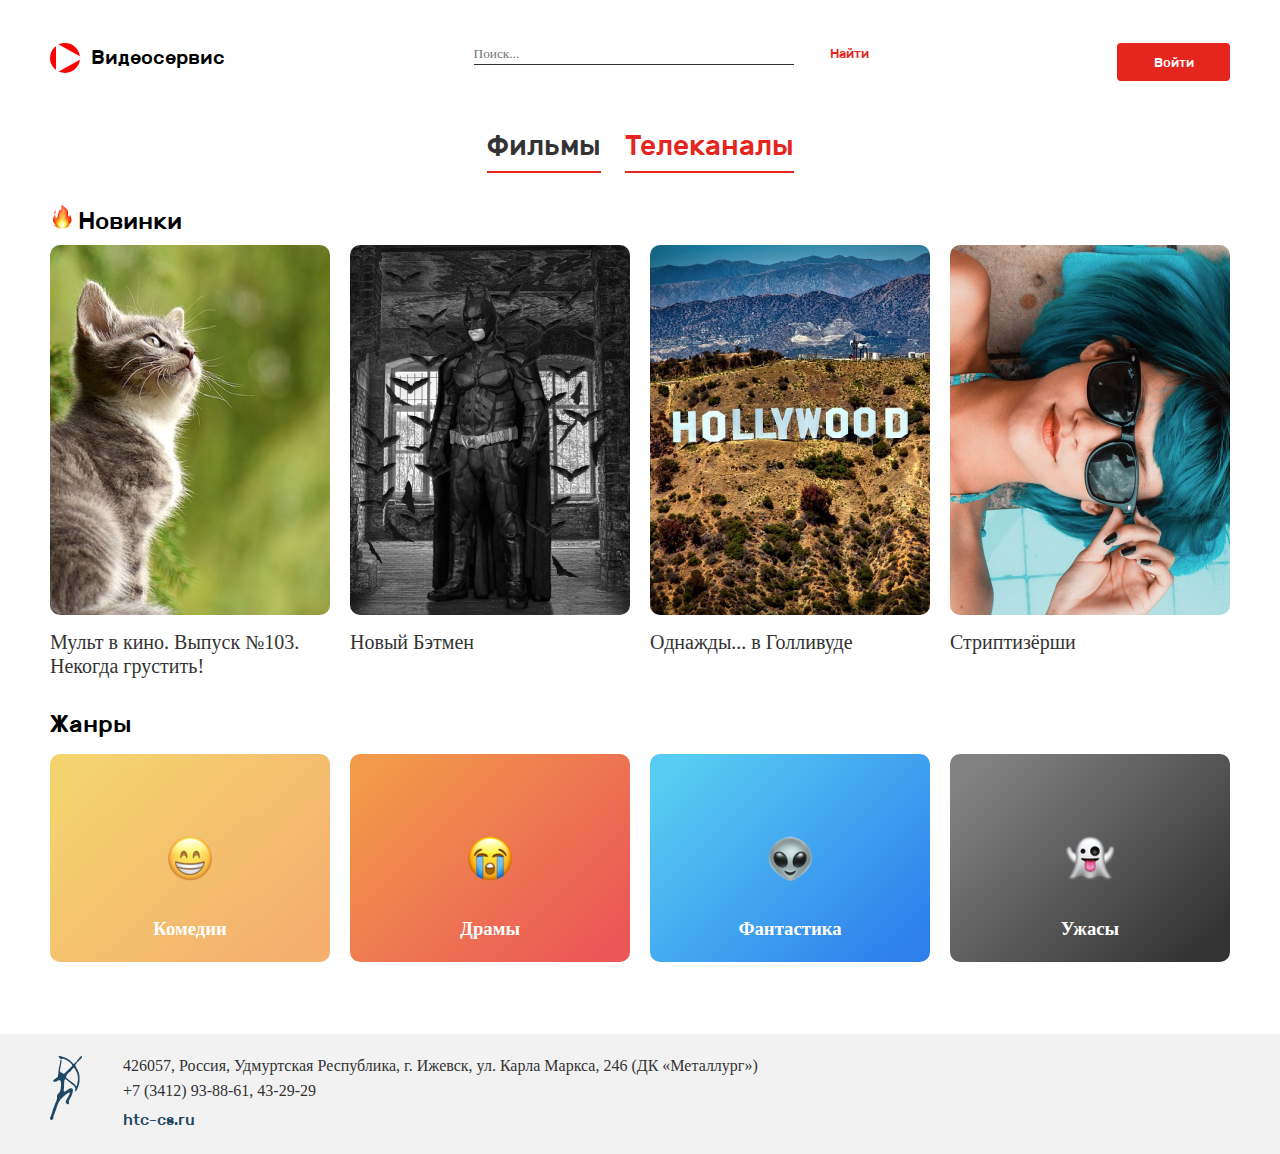
<file: index.html>
<!DOCTYPE html>
<html lang="en">
<head>
    <meta charset="UTF-8">
    <meta name="viewport" content="width=device-width, initial-scale=1.0">
    <meta http-equiv="X-UA-Compatible" content="ie=edge">
    <link rel="stylesheet" href="style.css">
    <title>Видеосервис</title>
</head>
<body>
    <header class='header'>

        <div class="header_logo">
            <div class='header_logo-img'></div>
            <h1 class='header_logo_h1'>Видеосервис</h1>
        </div>

        <div class="header_search">
        <form method="POST" action="#">
            <label>
                <input type='text' class='header_search-input' placeholder="Поиск...">
            </label>
            <button class='header_search-button'>Найти</button>
        </form>
        </div>
        
        <div class="header_lk">
            <button class='header_lk-button' data-modal="#sign-in">Войти</button>
        </div>

        <!-- Это всплывающее окно для логина -->
        
        <div class='header_wrap-container hide-wrap' id='sign-in'>

            <div class='header_wrap'>
                <h2 class='header_wrap-h2'>Вход</h2>

                <input type="text" placeholder="Логин" class='header_wrap-log' value='ivan@mail.ru'>

                <input type="password" placeholder="Пароль" class='header_wrap-pass' value='123'>

                <input type="checkbox" class='header_wrap-chekbox' id='header_checkbox'>
                    
                <label class='header_wrap-label' for='header_checkbox'></label>Запомнить
                </label>

                <button id='header_wrap-button' class='header_wrap-button'>Войти</button>
            </div>

        </div>

    </header>
    
    <main>

        <nav class='main_nav'>
            <div class='main_nav-movie_container'>
                <a href='index.html' class='main_nav-movie'>Фильмы</a>
            </div>
            <div class='main_nav-TVchannels_container'>
                <a href='TVchannels.html' class='main_nav-TVchannels'>Телеканалы</a class='main_nav-movie'>
            </div class='main_nav-movie_container'>
        </nav>
        
        <section class='container-new'>
        <h2 class='container-new_h2'>Новинки</h2>
        <div class='new'>

            <div class='new_mult'>
                <img src='img/new_mult-img.png' class='new_mult-img'>
                <a href='#' class="new_mult-text">Мульт в кино. Выпуск №103. Некогда грустить!</a>
            </div>

            <div class='new_batman'>
                <img src='img/new_batman-img.png' class='new_batman-img'>
                <a href='#' class="new_batman-text">Новый Бэтмен</a>
            </div>

            <div class='new_golliwud'>
                <img src='img/new_golliwud-img.png' class='new_golliwud-img'>
                <a href='#' class="new_golliwud-text">Однажды... в Голливуде</a>
                <div class='new_golliwud-info hide-wrap'>Фильм повествует о череде событий, произошедших в Голливуде в 1969 году, на закате его «золотого века». Известный актер Рик Далтон и его дублер Клифф Бут пытаются найти свое место в стремительно меняющемся мире киноиндустрии.</div>
            </div>
            

            <div class='new_strippers'>
                <img  src='img/new_strippers-img.png'class='new_strippers-img'>
                <a href='#' class="new_strippers-text">Стриптизёрши</a>
            </div>

        </div>
        </section>  
        
        <section class='container-genres'>

            <h2 class='container-genres-h2'>Жанры</h2>

            <div class='genres'>
    
                <a href='#'>
                    <div class='genres_comedies'>
                        <img src='img/genres_comedies-img.png' class='genres_img'>
                        <h3 class='genres_h3'>Комедии</h3>
                    </div>
                </a>

                <a href='#'>
                    <div class='genres_dramas'>
                        <img src='img/genres_dramas-img.png' class='genres_img'>
                        <h3 class='genres_h3'>Драмы</h3 class='genres_h3'>
                    </div>
                
                <a href='#'>
                    <div class='genres_fantasy'>
                        <img src='img/genres_fantasy-img.png' class='genres_img'>
                        <h3 class='genres_h3'>Фантастика</h3 class='genres_h3'>
                    </div>
                </a>

                <a href='#'>
                    <div class='genres_horror'>
                        <img src='img/genres_horror-img.png' class='genres_img'>
                        <h3 class='genres_h3'>Ужасы</h3>
                    </div>
                </a>

            </div>
        </section>

        <section class='comments'>
            <div class='text-comment'></div>
        </section>

        

    </main>

    <footer class='footer'>
        <div class='footer-logo'>
            <img src='img/footer-logo.png'>
        </div>
        <div class='footer-copy'>
            <p class='footer-copy-adres'>426057, Россия, Удмуртская Республика, г. Ижевск, ул. Карла Маркса, 246 (ДК «Металлург»)</p>
            <p class='footer-copy-tel'>+7 (3412) 93-88-61, 43-29-29</p>
            <a href='htc-cs.ru' class="footer-copy-site">htc-cs.ru</a>
        </div>
    </footer>

    <script src='script-wrap.js'></script>
    <script src='script.js'></script>
    <script src='ajax.js'></script>
</body>
</html>
</file>
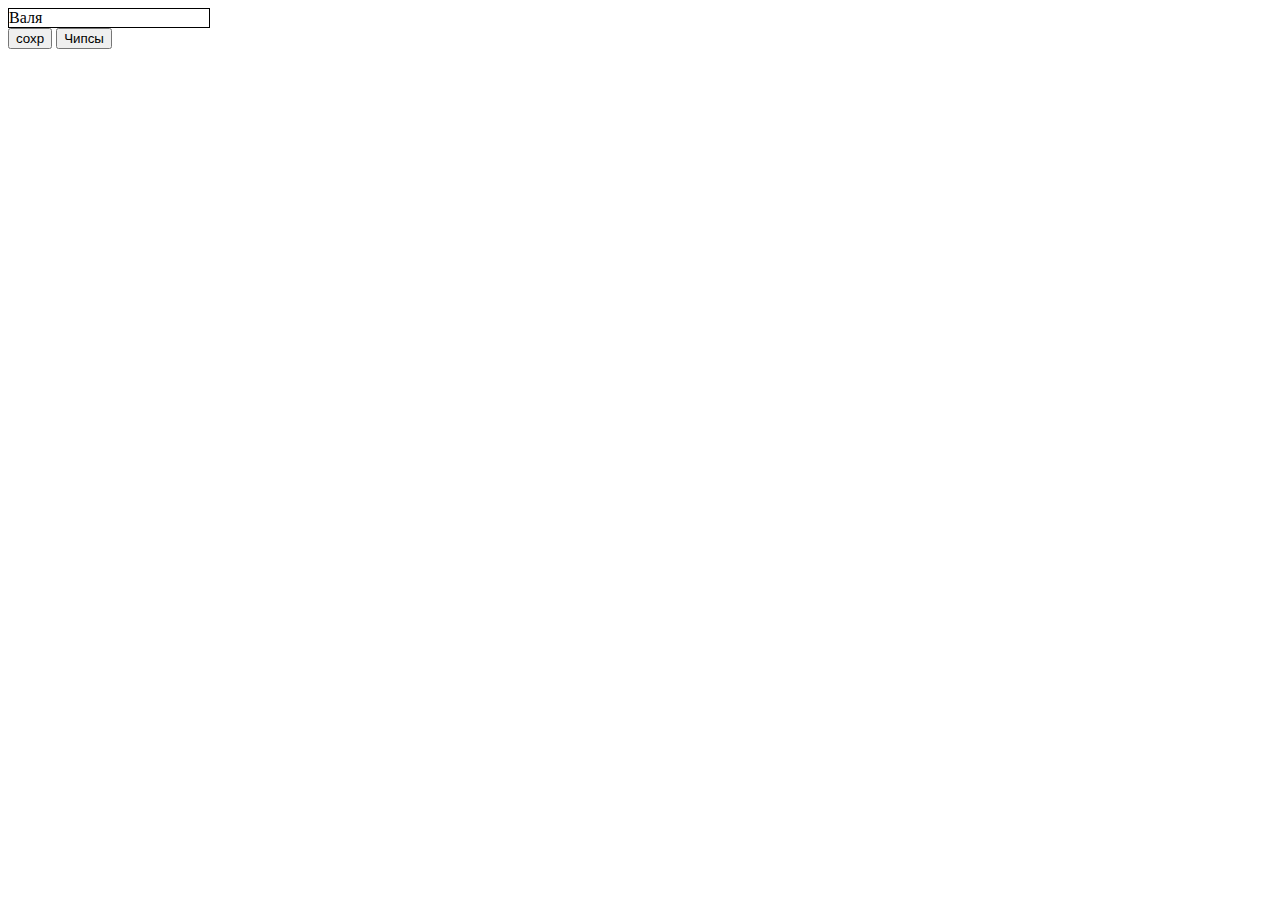
<file: тест изменения имени пользователя/index.html>
<!DOCTYPE html>
<html lang="en">
<head>
    <meta charset="UTF-8">
    <meta name="viewport" content="width=device-width, initial-scale=1.0">
    <meta http-equiv="X-UA-Compatible" content="ie=edge">
    <link rel="stylesheet" href="style.css">
    <title>Document</title>
</head>
<body>
    <div class='name'>Валя</div>
    <input type='text' class='input hide'>

    <button class='save'>сохр</button>

    <button class='chips-btn'>Чипсы</button>

    <script src="script.js"></script>
</body>
</html>
</file>
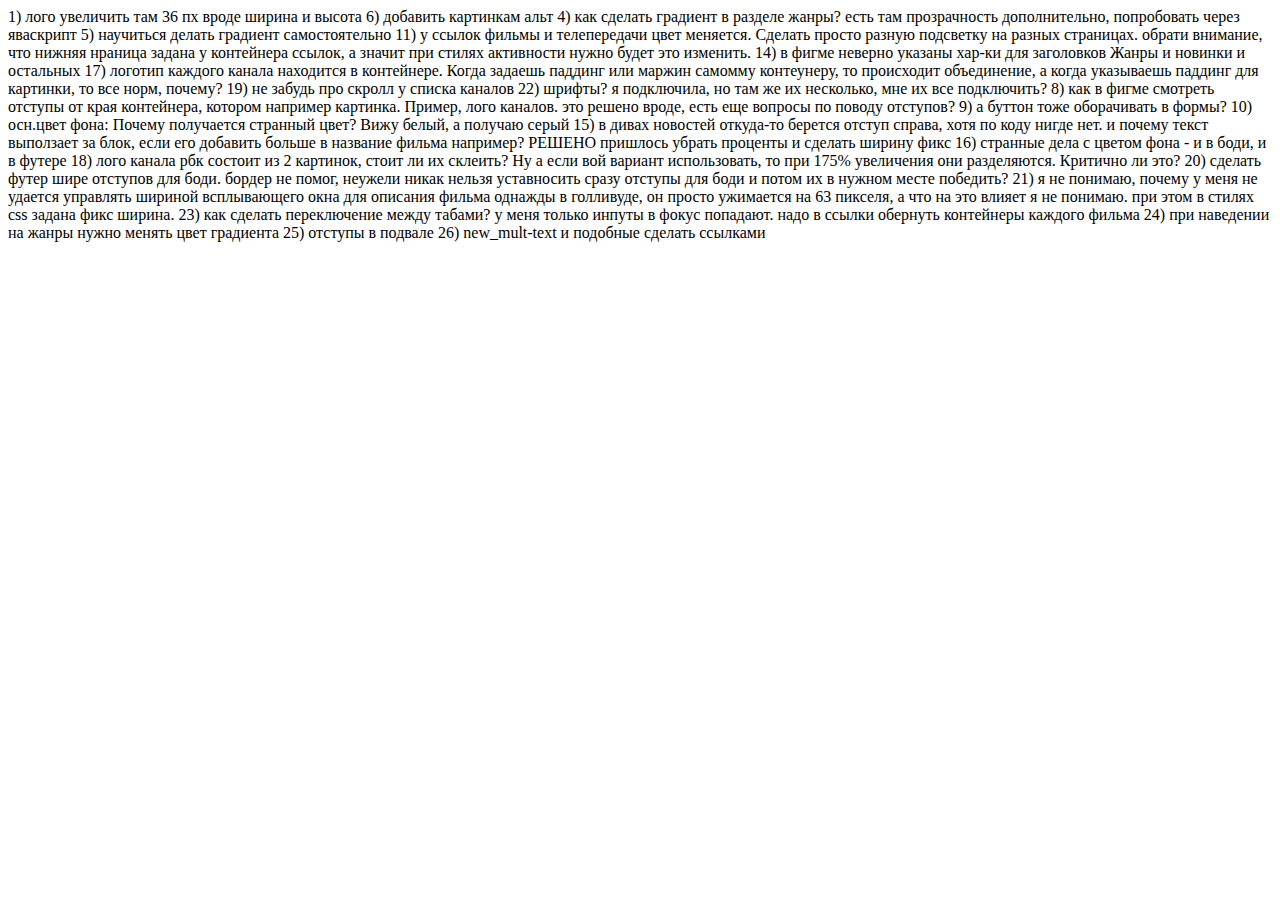
<file: comments.html>
<!DOCTYPE html>
<html lang="en">
<head>
    <meta charset="UTF-8">
    <meta name="viewport" content="width=device-width, initial-scale=1.0">
    <meta http-equiv="X-UA-Compatible" content="ie=edge">
    <title>Document</title>
</head>
<body>
    1) лого увеличить там 36 пх вроде ширина и высота
    6) добавить картинкам альт
    
    4) как сделать градиент в разделе жанры? есть там прозрачность дополнительно, попробовать через яваскрипт
    5) научиться делать градиент самостоятельно
    11) у ссылок фильмы и телепередачи цвет меняется. Сделать просто разную подсветку на разных страницах. обрати внимание, что нижняя нраница задана у контейнера ссылок, а значит при стилях активности нужно будет это изменить.
    14) в фигме неверно указаны хар-ки для заголовков Жанры и новинки и остальных
    17) логотип каждого канала находится в контейнере. Когда задаешь паддинг или маржин самомму контеунеру, то происходит объединение, а когда указываешь паддинг для картинки, то все норм, почему?
    19) не забудь про скролл у списка каналов
    22) шрифты? я подключила, но там же их несколько, мне их все подключить? 


    8) как в фигме смотреть отступы от края контейнера, котором например картинка. Пример, лого каналов. это решено вроде, есть еще вопросы по поводу отступов?
    9) а буттон тоже оборачивать в формы?
    10) осн.цвет фона: Почему получается странный цвет? Вижу белый, а получаю серый
    
   
    
    15) в дивах новостей откуда-то берется отступ справа, хотя по коду нигде нет. и почему текст выползает за блок, если его добавить больше в название фильма например? РЕШЕНО пришлось убрать проценты и сделать ширину фикс
    16) странные дела с цветом фона - и в боди, и в футере
  
    18) лого канала рбк состоит из 2 картинок, стоит ли их склеить? Ну а если вой вариант использовать, то при 175% увеличения они разделяются. Критично ли это?
    
    20) сделать футер шире отступов для боди. бордер не помог, неужели никак нельзя уставносить сразу отступы для боди и потом их в нужном месте победить?
    21) я не понимаю, почему у меня не удается управлять шириной всплывающего окна для описания фильма однажды в голливуде, он просто ужимается на 63 пикселя, а что на это влияет я не понимаю.
    при этом в стилях css задана фикс ширина.

    
    23) как сделать переключение между табами? у меня только инпуты в фокус попадают. надо в ссылки обернуть контейнеры каждого фильма
    24) при наведении на жанры нужно менять цвет градиента
    25) отступы в подвале

    26) new_mult-text и подобные сделать ссылками



</body>
</html>
</file>
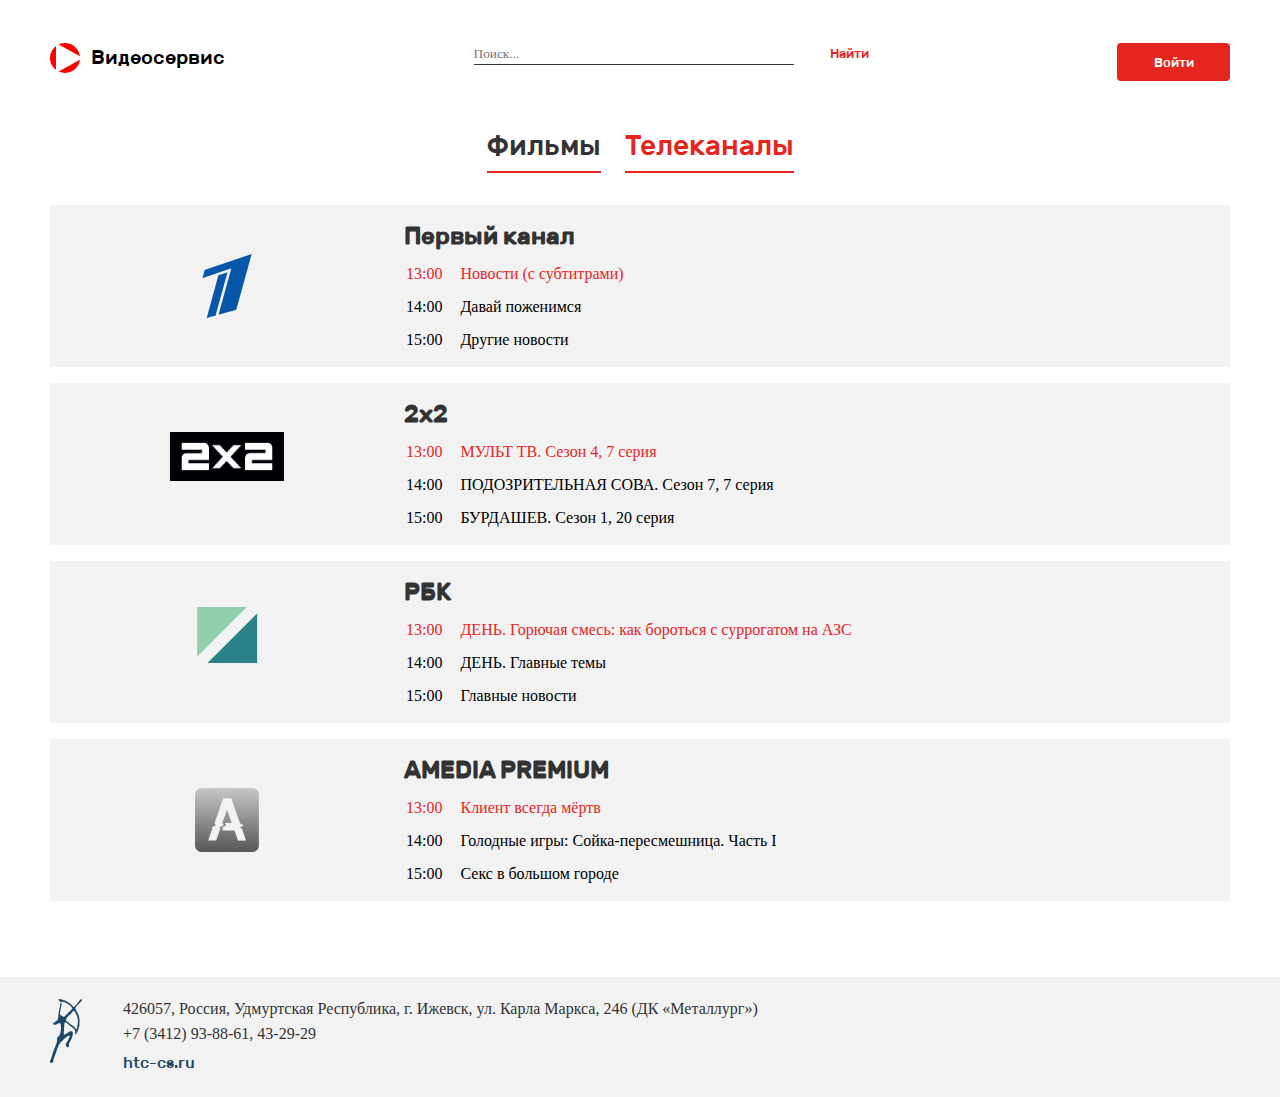
<file: TVchannels.html>
<!DOCTYPE html>
<html lang="en">
<head>
    <meta charset="UTF-8">
    <meta name="viewport" content="width=device-width, initial-scale=1.0">
    <meta http-equiv="X-UA-Compatible" content="ie=edge">
    <link rel="stylesheet" href="style.css">
    <title>Видеосервис</title>
</head>

<body>
    <header class='header'>

        <div class="header_logo">
            <div class='header_logo-img'></div>
            <h1 class='header_logo_h1'>Видеосервис</h1>
        </div>

        <div class="header_search">
        <form method="POST" action="#">
            <label>
                <input type='text' class='header_search-input' placeholder="Поиск...">
            </label>
            <button class='header_search-button'>Найти</button>
        </form>
        </div>
        
        <div class="header_lk">
            <button class='header_lk-button' data-modal="#sign-in">Войти</button>
        </div>

        <!-- Это всплывающее окно для логина -->
        
        <div class='header_wrap-container hide-wrap' id='sign-in'>

            <div class='header_wrap'>
                <h2 class='header_wrap-h2'>Вход</h2>

                <input type="text" placeholder="Логин" class='header_wrap-log' value='ivan@mail.ru'>

                <input type="password" placeholder="Пароль" class='header_wrap-pass' value='123'>

                <input type="checkbox" class='header_wrap-chekbox' id='header_checkbox'>
                    
                <label class='header_wrap-label' for='header_checkbox'></label>Запомнить
                </label>

                <button id='header_wrap-button' class='header_wrap-button'>Войти</button>
            </div>

        </div>

    </header>

    <main>

        <nav class='main_nav'>
            <div class='main_nav-movie_container'>
                <a href='index.html' class='main_nav-movie'>Фильмы</a>
            </div>
            <div class='main_nav-TVchannels_container'>
                <a href='TVchannels.html' class='main_nav-TVchannels'>Телеканалы</a class='main_nav-movie'>
            </div class='main_nav-movie_container'>
        </nav>

        <section class='TVchannels'>

            <div class='TVchannels_list-First'>
                <div class='TVchannels_logo'>
                    <img src='img/TVchannels_list-First.png'>
                </div>

                <div class='TVchannels_info'>
                    <h2 class='TVchannels_name'><a href='#'>Первый канал</a></h2>
                    <table class='TVchannels_telecast-list'>
                        <tr>
                            <td>13:00</td>
                            <td>Новости (с субтитрами)</td>
                        </tr>

                        <tr>
                            <td>14:00</td>
                            <td>Давай поженимся</td>
                        </tr>

                        <tr>
                            <td>15:00</td>
                            <td>Другие новости</td>
                        </tr>
                    </table>
                </div>
            </div>

            <div class='TVchannels_list-2x2'>
                <div class='TVchannels_logo'>
                    <img src='img/TVchannels_list-2x2.png'>
                </div>

                <div class='TVchannels_info'>
                    <h2 class='TVchannels_name'><a href='#'>2x2</a></h2>
                    <table class='TVchannels_telecast-list'>
                        <tr>
                            <td>13:00</td>
                            <td>МУЛЬТ ТВ. Сезон 4, 7 серия</td>
                        </tr>

                        <tr>
                            <td>14:00</td>
                            <td>ПОДОЗРИТЕЛЬНАЯ СОВА. Сезон 7, 7 серия</td>
                        </tr>

                        <tr>
                            <td>15:00</td>
                            <td>БУРДАШЕВ. Сезон 1, 20 серия</td>
                        </tr>
                    </table>
                </div>
            </div>

            <div class='TVchannels_list-RBK'>
                <div class='TVchannels_logo'>
                    <img src='img/TVchannels_list-RBK-left.png' class='TVchannels_list-RBK-left'>
                    <img src='img/TVchannels_list-RBK-right.png' class='TVchannels_list-RBK-right'>
                </div>

                <div class='TVchannels_info'>
                    <h2 class='TVchannels_name'><a href='#'>РБК</a></h2>
                    <table class='TVchannels_telecast-list'>
                        <tr>
                            <td>13:00</td>
                            <td>ДЕНЬ. Горючая смесь: как бороться с суррогатом на АЗС</td>
                        </tr>

                        <tr>
                            <td>14:00</td>
                            <td>ДЕНЬ. Главные темы</td>
                        </tr>

                        <tr>
                            <td>15:00</td>
                            <td>Главные новости</td>
                        </tr>
                    </table>
                </div>
            </div>

            <div class='TVchannels_list-Amedia'>
                <div class='TVchannels_logo'>
                    <img src='img/TVchannels_list-Amedia.png'>
                </div>

                <div class='TVchannels_info'>
                    <h2 class='TVchannels_name'><a href='#'>AMEDIA PREMIUM</a></h2>
                    <table class='TVchannels_telecast-list'>
                        <tr>
                            <td>13:00</td>
                            <td>Клиент всегда мёртв</td>
                        </tr>

                        <tr>
                            <td>14:00</td>
                            <td>Голодные игры: Сойка-пересмешница. Часть I</td>
                        </tr>

                        <tr>
                            <td>15:00</td>
                            <td>Секс в большом городе</td>
                        </tr>
                    </table>
                </div>
            </div>

        </section>
    </main>

    <footer class='footer'>
        <div class='footer-logo'>
            <img src='img/footer-logo.png'>
        </div>
        <div class='footer-copy'>
            <p class='footer-copy-adres'>426057, Россия, Удмуртская Республика, г. Ижевск, ул. Карла Маркса, 246 (ДК «Металлург»)</p>
            <p class='footer-copy-tel'>+7 (3412) 93-88-61, 43-29-29</p>
            <a href='htc-cs.ru' class="footer-copy-site">htc-cs.ru</a>
        </div>
    </footer>

    <script src='script.js'></script>
    <script src='ajax.js'></script>
</body>
</html>
</file>
<file: style.css>
* 
{
  margin: 0;
  padding: 0;
}


body {
    font-size: 16px;
    line-height: 19px;
    background-color: white; 
    font-family: 'Rubik Light';
    background: #FFFFFF;
}

@font-face {
    font-family: Rubik-Black;
    src: url(fonts/Rubik-Black.ttf);

    font-family: Rubik-Medium;
    src: url(fonts/Rubik-Medium.ttf);

}

main,
header {
    margin-left: 50px;
    margin-right: 50px;
}


.header {
    display: flex;
    justify-content: space-between;
    margin-bottom: 48px;
    padding-top: 43px;
}

.header_logo {
    display: flex;
    justify-content: center;
}

.header_logo-img {
    background: red;
    border-radius: 50px;
    width: 30px;
    height: 30px;
    position: relative;
    color: #fff;
    margin-right: 11px;
}

.header_logo-img::after {
    content: ''; 
    position: absolute; 
    top: 0px;
    color: #fff;
    left: 6px;
    right: -30px; 
    border: 15px solid transparent;
    border-left: 27px solid #fff;
}

.header_logo_h1 {
    margin: auto 0;
    padding-bottom: 10px;
    font-weight: 500;
    font-size: 20px;
    font-family: Rubik-Medium;
}



.header_search-input::placeholder {
    font-family: Rubik-Black;
}

.header_search-input {
    width: 320px;
    height: 20px;
    border: 0px;
    border-bottom: 1px solid #333333;
    margin-right: 32px;
    font-family: Rubik-Medium;
}

.header_search-button {
    border: 0px;
    background-color: white;
    color: #E5261E;
    font-family: Rubik-Medium;
}

.header_search-button [placeholder] {
    color: #828282;
}

.header_lk-button {
    width: 113px;
    height: 38px;
    background: #E5261E;
    border-radius: 4px;
    border: 0px;
    color: #FFFFFF;
    font-family: Rubik-Medium;
}

.header_lk-button:hover {
    background-color: #CC221B;
}

.header_wrap-container {
        position: fixed;
        left: 0;
        right: 0;
        top: 0;
        bottom: 0;
        background: rgba(0,0,0,.5);
        display: flex;
        flex-wrap: wrap;
        justify-content: center;
        align-items: center;
}

.header_wrap {
    width: 304px;
    height: 394px;
    background-color: #FFFFFF;
    border-radius: 8px;
}

.hide-wrap {
    display: none;
}

.header_wrap-h2 {
    margin-top: 36px;
    margin-bottom: 24px;
    text-align: center;
    font-family: Rubik-Medium;
}

.header_wrap-log,
.header_wrap-pass {
    color: #828282;
    width: 232px;
    border: 0;
    border-bottom: 1px solid black;
    margin-left: 36px;
    padding-bottom: 6px;
    margin-bottom: 24px;
}

.header_wrap-label {
    display: inline-block;
    
    padding-left: 6px;
}

.header_wrap-chekbox {
    
    margin-left: 36px;
}

.header_wrap-button {
    width: 113px;
    height: 38px;
    background: #E5261E;
    border-radius: 4px;
    border: 0px;
    color: #FFFFFF;
    font-family: Rubik-Medium;
    display: block;
    margin: 0 auto;
    margin-top: 111px;
}

#header_lk-pass {
    display: none;
}

#header_lk-name {
    border: 0;
    font-family: Rubik-Medium;
}

#header_lk-exit {
    border: 0px;
    background-color: white;
    color: #E5261E;
    font-family: Rubik-Medium;
}

/* главная навигация */

.main_nav {
    display: flex;
    margin-bottom: 32px;
}

.main_nav-movie,
.main_nav-TVchannels {
    color: #E5261E;
    text-decoration: none;
    font-weight: 500;
    font-size: 28px;
    line-height: 33px;
    font-family: Rubik-Medium;
}


.main_nav-movie_container {
    margin-left: auto;
    margin-right: 24px;
}

.main_nav-TVchannels_container {
    margin-right: auto;
}

.main_nav-movie_container,
.main_nav-TVchannels_container {
    padding-bottom: 9px;
    border-bottom: 2px solid #E5261E;
}

/*  раздел новинки */

.container-new_h2 {
    font-weight: 500;
    font-size: 24px;
    line-height: 28px;
    padding-bottom: 10px;
    font-family: Rubik-Medium;
}

.container-new_h2::before {
    content: url('img/container-new_h1.before.png');
    padding-right: 5px;
}

.new {
    width: 100%;
    display: flex;
    justify-content: space-between;
    box-sizing: border-box;
}

.new div {
    width: 280px;
    box-sizing: border-box;
    margin-right: 0;
    margin-bottom: 32px;
    
    font-size: 20px;
    line-height: 24px;

}

.new a {
    text-decoration: none;
    color: #333333;
}


.new img {
    width: 280px;
    border-radius: 10px;
    margin-bottom: 10px;
}

/* Это всплывающий блок для фильма Однажды в Голливуде */
.new_golliwud-info {
    
    width: 250px;
    height: 330px;
    border-radius: 10px;
    background: rgba(0, 0, 0, 0.3);
    color: #F2F2F2;
    padding: 16px;
    position: relative;
    bottom: 410px;
}

/*  раздел жанры */

.genres {
    display: flex;
    justify-content: space-between;
    
    margin-bottom: 72px;
}

.genres a {
    text-decoration: none;
}


.genres div {
    box-sizing: border-box;
    width: 280px;
    height: 208px;
    margin-right: 0;
    border-radius: 10px;
    color: #FFFFFF;
}


.container-genres h2 {
    font-weight: 500;
    font-size: 24px;
    line-height: 28px;
    margin-bottom: 16px;
    font-family: Rubik-Medium;
}

.genres_comedies,
.genres_dramas,
.genres_fantasy,
.genres_horror {
    text-align: center;
}

.genres_img {
    padding-top: 80px;
}

.genres_h3 {
    padding-top: 32px;
}

.genres_comedies {
    background: linear-gradient(136.27deg, #F2C94C 8.44%, #F29A4A 91.36%);
    opacity: 0.8;
}

.genres_comedies:hover {
    background: linear-gradient(136.27deg, #e2bc45 8.44%, #e49244 91.36%);
    opacity: 0.8;
}

.genres_dramas {
    background: linear-gradient(136.27deg, #F2994A 8.44%, #EB5757 91.36%);
}

.genres_fantasy {
    background: linear-gradient(136.27deg, #56CCF2 8.44%, #2F80ED 91.36%);
}

.genres_horror {
    background: linear-gradient(136.27deg, #828282 8.44%, #333333 91.36%);
}

.footer {
    height: 120px;
    display: flex;
    color: #333333;
    background: #F2F2F2;
}

.footer-copy-site {
    font-weight: 500;
    color: #1F4766;
}

.footer-logo {
    padding-left: 50px;
    margin-right: 40px;
    margin-top: 22px;
}

.footer-copy-adres {
    margin-top: 22px;
    margin-bottom: 6px;
}

.footer-copy-tel {
    margin-bottom: 10px;
}

.footer-copy-site {
    font-family: Rubik-Medium;
    text-decoration: none;
}

/* Страница с каналами */

.TVchannels {
    margin-bottom: 72px;
    max-height: 700px;
    overflow: scroll;
    overflow-x:hidden;
}

.TVchannels h2 {
    font-family: Rubik-Medium;
}

.TVchannels a {
    color: #333333;
    text-decoration: none;
}

.TVchannels_list-First,
.TVchannels_list-2x2,
.TVchannels_list-RBK,
.TVchannels_list-Amedia {
    display: flex;
}

.TVchannels_list-RBK-left {
    position: relative;
    left: 22px;
    bottom: 3px;
}

.TVchannels_list-RBK-right {
    position: relative;
    right: 22px;
    top: 3px;
}

.TVchannels div {
    background: #F2F2F2;
    margin-bottom: 16px;
    height: 162px;
}

.TVchannels_logo {
    width: 30%;
    text-align: center;
    
}

.TVchannels_logo img {
    padding-top: 49px;
}

.TVchannels_name {
    padding-top: 21px;
    padding-bottom: 17px;
}

.TVchannels_telecast-list td {
    padding-right: 16px;
    padding-bottom: 12px;
}

.TVchannels_telecast-list tr:first-child {
    color: #E5261E;
}
</file>
<file: тест изменения имени пользователя/style.css>
.name {
    width: 200px;
    border: 1px solid black;
}

.hide {
    display: none;
}

.chips-style {
    width: 200px;
    height: 200px;
    background-color: blueviolet;
}
</file>
